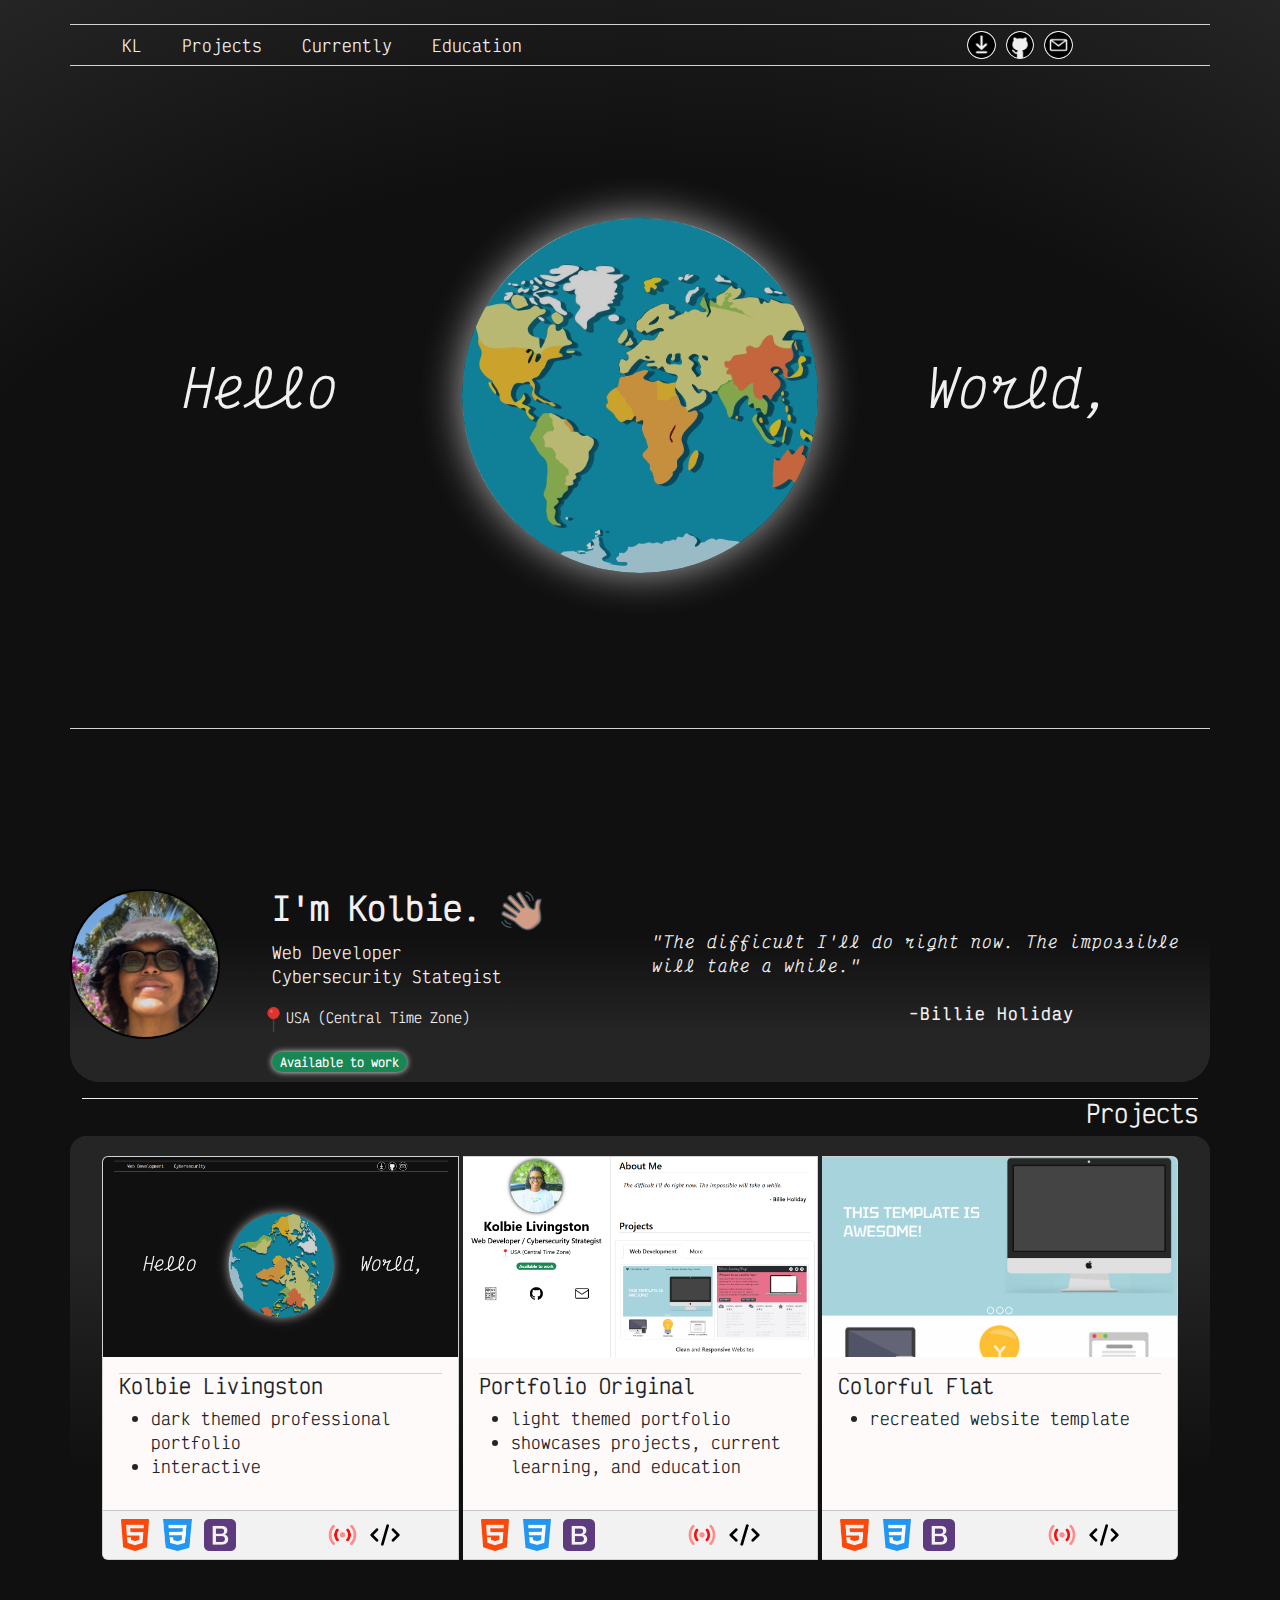
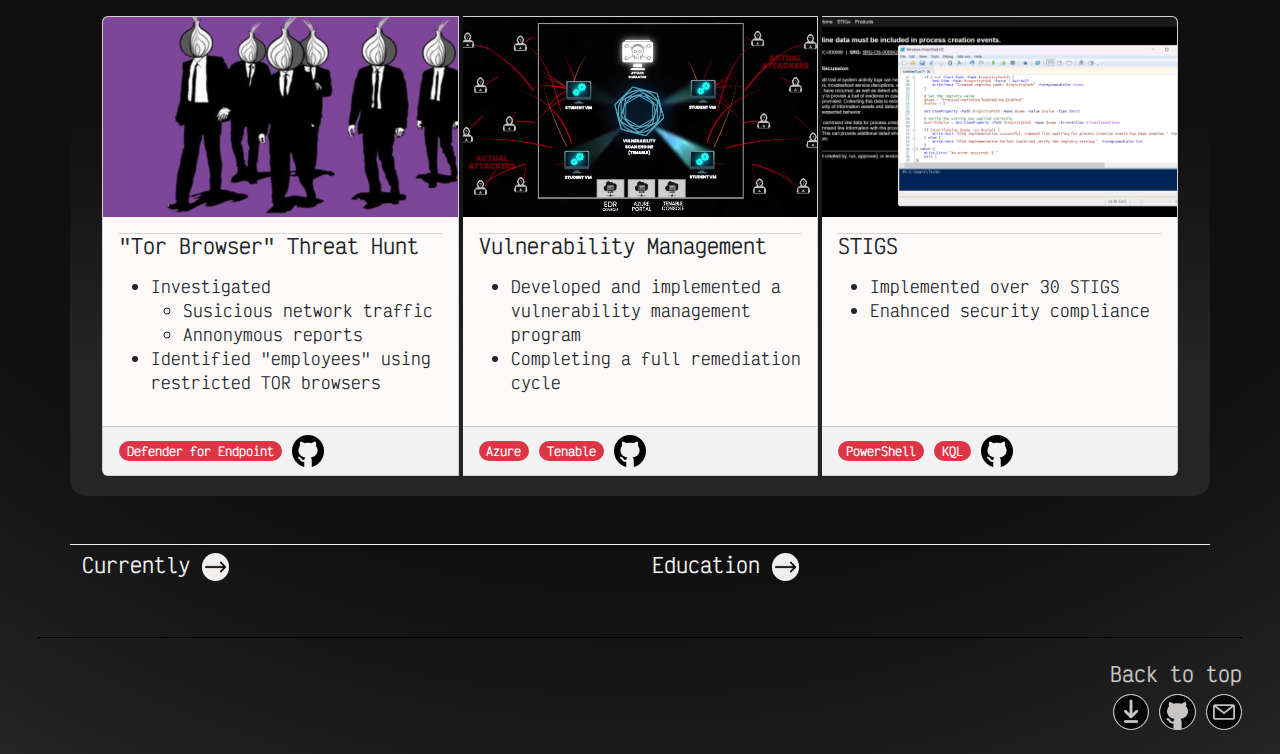
<file: index.html>
<!DOCTYPE html>
<html lang="en">
<head>
    <meta charset="UTF-8">
    <meta name="viewport" content="width=device-width, initial-scale=1.0">
    <link rel="preconnect" href="https://fonts.googleapis.com">
    <link rel="preconnect" href="https://fonts.gstatic.com" crossorigin>
    <link href="https://fonts.googleapis.com/css2?family=Victor+Mono:ital,wght@0,100..700;1,100..700&display=swap" rel="stylesheet">
    <link rel="stylesheet" href="./css/bootstrap.css">
    <link rel="stylesheet" href="./css/style.css">
    <title>Kolbie Livingston</title>
</head>
<body>
    
    <!-- Start Navigation -->
    <section class="topNav">
      <header role="banner" class="container mt-4 d-none d-md-block">
          <div class="row">
              <div class="col-12 col-md-8 navbar">
                  <ul class="d-inline-flex m-0">
                    <li><a href="./index.html">KL</a></li>
                      <li><a href="#projects">Projects</a></li>
                      <li><a href="./currently.html">Currently</a></li>
                      <li><a href="./education.html">Education</a></li>
                  </ul>
              </div>
  
              <div class="col-12 col-md-4  socialsIcon text-center align-content-center m-0">
                <a href="./images/Kolbie Livingston Resume (2).pdf" target="blank">
                  <img class="img-fluid" src="./images/download-icon.png" alt="this is a download icon">
                </a>
                <a href="https://github.com/livingstonkolbie" target="blank">
                  <img class="img-fluid" src="./images/github-icon.png" alt="this is a github icon">
                </a>
                <a href="mailto:livingston.kolbie@gmail.com" target="blank">
                  <img class="img-fluid" src="./images/email-icon.png" alt="this is an email icon">
                </a>
              </div>
          </div>
      </header>
    </section> 

    <!-- Small screens Nav -->
    <section class="container d-md-none navSmall mt-3 text-center">
      <div class="row">
        <div class="col">
          <ul class="p-0">
            <li><a href="./index.html">KL</a></li>
            <li><a href="#projects">Projects</a></li>
            <li><a href="./currently.html">Currently</a></li>
            <li><a href="./education.html">Education</a></li>
          </ul>
        </div>
      </div>
    </section>

    <main role="main">

        <!-- Start Hello World -->
        <section class="container helloWorld">
            <div class="row hero">
                <div class="col-4 heroWords">
                    <p>
                        Hello
                    </p>
                </div>
                <div class="col-4 heroImg align-content-center">
                    <img class="img-fluid autoRotate" src="./images/world-map.png" alt="this is an image of a globe">
                </div>
                <div class="col-4 heroWords">
                    <p>
                        World,
                    </p>
                </div>
            </div>
        </section>

        <!-- Start About Me -->
         <section class="container aboutMe">
            <div class="row">
                <div class="col-lg-2 kolbieCol">
                    <img class="img-fluid rounded-circle mb-3 kolbie" src="./images/kolbie-tropical.PNG" alt="this is an image of Kolbie">
                </div>
                <div class="col-lg-4">
                    <h1 class="display-6 fw-bold" id="projects">
                        I'm Kolbie.
                        <img class="img-fluid wavyHand" src="./images/hand-wave.png" alt="a waving hand">
                    </h1>
                    <span class="kolbieTitle">
                      <p>Web Developer <br> Cybersecurity Stategist</p>
                    </span>
                    <p>
                      <span class="locationWords">
                        <img class="locationIcon" src="./images/location-pin.png" alt="location pin icon">USA (Central Time Zone)
                      </span>
                    </p>
                    <span class="badge rounded-pill text-bg-success availablePill">Available to work</span>
                </div>

                <div class="col-lg-6 align-content-center fst-italic">
                    <p class="billieQuote">"The difficult I'll do right now. The impossible will take a while." <br><br> <span class="fw-bold fst-normal billieName">-Billie Holiday</span></p>
                </div>
            </div>
         </section>


         <!-- Start Projects -->
         <section class="container projects mt-3">
           <h4 class="text-end">Projects</h4>
            <div class="row webDev">
                <div class="col-12">
                    <div class="card-group">
                      <div class="card card-left">
                        <a href="https://livingstonkolbie.github.io/KL-Portfolio-3/" target="blank">
                          <img src="./images/kolbie-portfolio-2.png" class="card-img-top" alt="this is an image of my most recent portfolio">
                        </a>
                        <div class="card-body">
                          <h5 class="card-title">Kolbie Livingston</h5>
                          <ul>
                           <li>dark themed professional portfolio</li>
                           <li>interactive</li>
                          </ul>
                        </div>
                        <div class="card-footer">
                          <img src="./images/html-icon2.png" alt="this is the html5 logo">
                          <img src="./images/css-icon.png" alt="this is the css logo">
                          <img src="./images/bootstrap-icon.png" alt="the is the bootstrap logo">
                          <span class="viewIconsWeb">
                            <a href="https://livingstonkolbie.github.io/KL-Portfolio-3/" target="blank">
                              <img src="./images/live-icon2.png" alt="this is a 'go live' icon">
                            </a>
                            <a href="https://github.com/livingstonkolbie/KL-Portfolio-3" target="blank">
                              <img src="./images/code-icon.png" alt="this is a 'see the code' icon">
                            </a>
                          </span>
                        </div>
                      </div>
                       <div class="card card-mid mx-1">
                        <a href="https://livingstonkolbie.github.io/KL-Portfolio/" target="blank">
                          <img src="./images/kolbie-portfolio-original.png" class="card-img-top" alt="this is an image of my first portfolio">
                        </a>
                         <div class="card-body">
                           <h5 class="card-title">Portfolio Original</h5>
                           <ul>
                            <li>light themed portfolio</li>
                            <li>showcases projects, current learning, and education</li>
                           </ul>
                         </div>
                         <div class="card-footer">
                          <img src="./images/html-icon2.png" alt="this is a html logo">
                          <img src="./images/css-icon.png" alt="this is a css logo">
                          <img src="./images/bootstrap-icon.png" alt="this is a bootstrap logo">
                          <span class="viewIconsWeb">
                            <a href="https://livingstonkolbie.github.io/KL-Portfolio/" target="blank">
                              <img src="./images/live-icon2.png" alt="this is a 'go live' icon">
                            </a>
                            <a href="https://github.com/livingstonkolbie/KL-Portfolio" target="blank">
                              <img src="./images/code-icon.png" alt="this is a 'see the code' icon">
                            </a>
                          </span>
                         </div>
                       </div>
                       <div class="card card-right">
                        <a href="https://livingstonkolbie.github.io/Colorful-Flat-Template/" target="blank">
                          <img src="./images/colorful-flat-image.png" class="card-img-top" alt="this is a picture of the 'colorful flat' template">
                        </a>
                         <div class="card-body">
                           <h5 class="card-title">Colorful Flat</h5>
                           <ul>
                            <li>recreated website template</li>
                           </ul>
                         </div>
                         <div class="card-footer">
                          <img src="./images/html-icon2.png" alt="this is an html logo">
                          <img src="./images/css-icon.png" alt="this is a css logo">
                          <img src="./images/bootstrap-icon.png" alt="this is the bootstrap logo">
                          <span class="viewIconsWeb">
                            <a href="https://livingstonkolbie.github.io/Colorful-Flat-Template/" target="blank">
                              <img src="./images/live-icon2.png" alt="this is a 'go live' icon">
                            </a>
                            <a href="https://github.com/livingstonkolbie/Colorful-Flat-Template" target="blank">
                              <img src="./images/code-icon.png" alt="this is a 'see the code' icon">
                            </a>
                          </span>
                         </div>
                       </div>
                   </div>
                </div>
            </div>
         </section>

         <!-- Start Cybersecurity -->

         <section class="container projects mt-3">
             <div class="row cyber">
                                 
                <div class="col-12">
                    <div class="card-group">
                       <div class="card card-left">
                        <a href="https://github.com/livingstonkolbie/threat-hunting-scenario-tor" target="blank">
                          <img src="./images/tor-img.png" class="card-img-top" alt="this is an image of the tor onion on buisiness men's heads">
                        </a>
                         <div class="card-body">
                           <h5 class="card-title">"Tor Browser" Threat Hunt</h5>
                           <p class="card-text">
                            <ul>
                              <li>Investigated
                                <ul>
                                  <li>Susicious network traffic</li>
                                  <li>Annonymous reports</li>
                                </ul>
                              </li>
                              <li>
                                Identified "employees" using restricted TOR browsers
                              </li>
                             </ul>
                           </p>
                         </div>
                         <div class="card-footer">
                          <span class="badge rounded-pill text-bg-danger">Defender for Endpoint</span>
                          <a href="https://github.com/livingstonkolbie/threat-hunting-scenario-tor" target="blank">
                            <span class="viewIconsCyber">
                              <img src="./images/github-icon.png" alt="this is a github icon">
                            </span>
                          </a>
                         </div>
                       </div>
                       <div class="card card-mid mx-1">
                        <a href="https://github.com/livingstonkolbie/vulnerability-management-program" target="blank">
                          <img src="./images/attack-img.png" class="card-img-top" alt="this is an image of computers being digitally attacked">
                        </a>
                         <div class="card-body">
                           <h5 class="card-title">Vulnerability Management</h5>
                           <p class="card-text">
                            <ul>
                              <li>
                                Developed and implemented a vulnerability management program
                              </li>
                              <li>
                                Completing a full remediation cycle
                              </li>
                            </ul>
                            </p>
                         </div>
                         <div class="card-footer">
                          <span class="badge rounded-pill text-bg-danger">Azure</span>
                          <span class="badge rounded-pill text-bg-danger">Tenable</span>
                          <a href="https://github.com/livingstonkolbie/vulnerability-management-program" target="blank">
                            <span class="viewIconsCyber">
                              <img src="./images/github-icon.png" alt="this is a github icon">
                            </span>
                          </a>
                         </div>
                       </div>
                       <div class="card card-right">
                        <a href="https://github.com/livingstonkolbie/livingstonkolbie/tree/main/STIGS" target="blank">
                          <img src="./images/stigaview.png" class="card-img-top" alt="this is an image of PowerShell ISE">
                        </a>
                         <div class="card-body">
                           <h5 class="card-title">STIGS</h5>
                           <p class="card-text">
                            <ul>
                              <li>Implemented over 30 STIGS</li>
                              <li>Enahnced security compliance</li>
                            </ul>
                          </p>
                         </div>
                         <div class="card-footer">
                          <span class="badge rounded-pill text-bg-danger">PowerShell</span>
                          <span class="badge rounded-pill text-bg-danger">KQL</span>
                          <a href="https://github.com/livingstonkolbie/livingstonkolbie/tree/main/STIGS" target="blank">
                            <span class="viewIconsCyber">
                              <img src="./images/github-icon.png" alt="this is a github icon">
                            </span>
                          </a>
                         </div>
                       </div>
                   </div>
                </div>
            </div>
         </section>

         <!-- Start More Section -->

         <section class="container more my-5">
          <div class="row">
            <div class="col-6">
              <a href="./currently.html">
                <h5 class="mt-2">
                  Currently
                  <img src="./images/arrow-icon.png" alt="this is a right arrow icon">
                </h5>
              </a>
            </div>
            <div class="col-6">
              <a href="./education.html">
                <h5 class="mt-2">
                  Education
                  <img src="./images/arrow-icon.png" alt="this is a right arrow icon">
                </h5>
              </a>
            </div>
          </div>
         </section>

    </main>

    <!-- Start Footer -->
    <section class="footerNav">   
      <footer role="contentinfo" class="text-end text-light my-3 my-xl-4">
        <div class="row">
          <div class="col">
            <a href="#top">
              <h5>Back to top</h5>
            </a>
            <a href="./images/Kolbie Livingston Resume (2).pdf" target="blank">
              <img src="./images/download-icon.png" alt="this is a download icon">
            </a>
            <a href="https://github.com/livingstonkolbie" target="blank">
              <img src="./images/github-icon.png" alt="this is a github icon">
            </a>
            <a href="mailto:livingston.kolbie@gmail.com" target="blank">
              <img src="./images/email-icon.png" alt="this is an email icon">
            </a>
          </div>
        </div>
      </footer>
    </section>
        
</body>
</html>
</file>
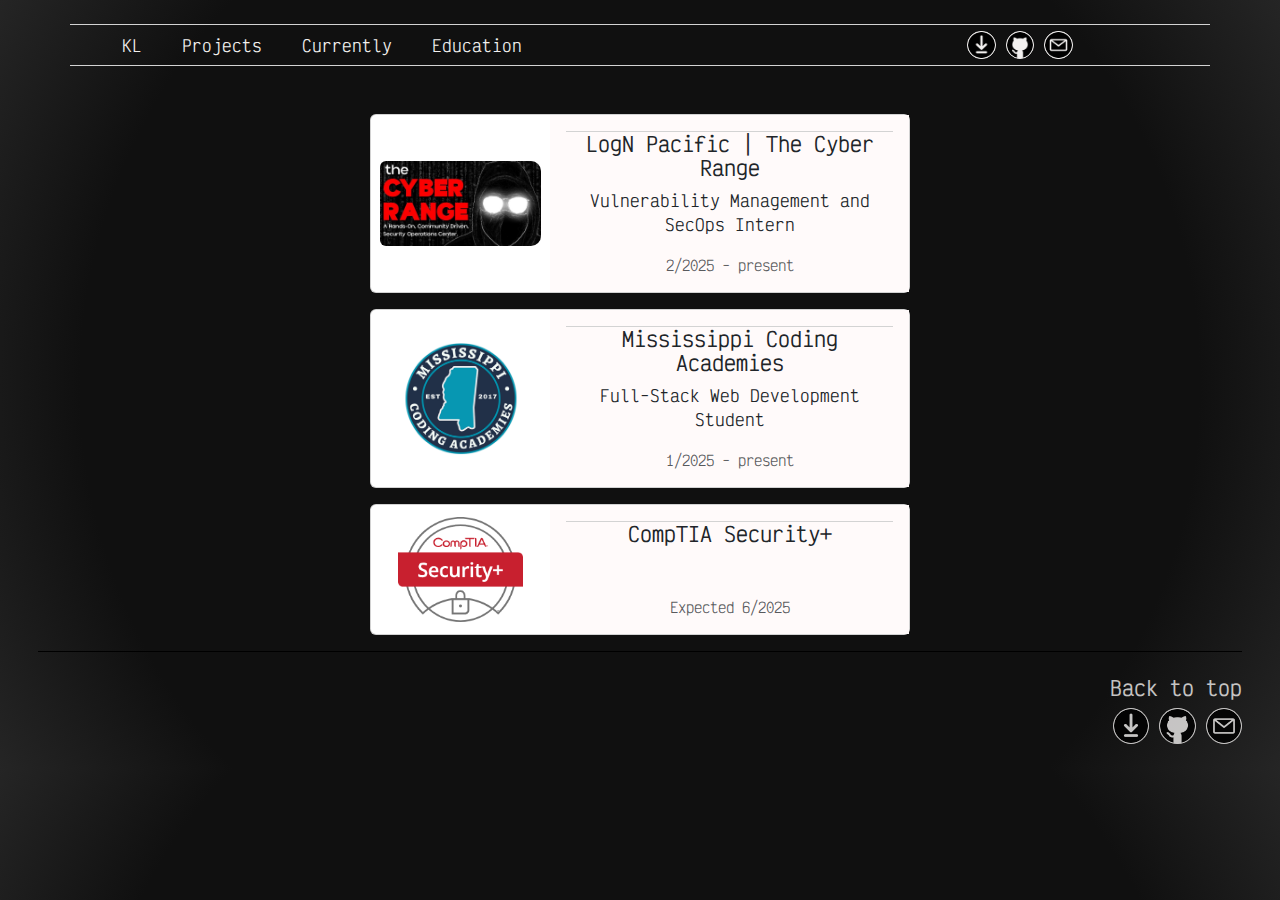
<file: currently.html>
<!DOCTYPE html>
<html lang="en">
<head>
    <meta charset="UTF-8">
    <meta name="viewport" content="width=device-width, initial-scale=1.0">
    <link rel="preconnect" href="https://fonts.googleapis.com">
    <link rel="preconnect" href="https://fonts.gstatic.com" crossorigin>
    <link href="https://fonts.googleapis.com/css2?family=Victor+Mono:ital,wght@0,100..700;1,100..700&display=swap" rel="stylesheet">
    <link rel="stylesheet" href="./css/bootstrap.css">
    <link rel="stylesheet" href="./css/style.css">
    <title>Currently</title>
</head>
<body>
    
    <!-- Start Navigation -->
    <section class="topNav">
        <header role="banner" class="container mt-4 d-none d-md-block">
            <div class="row">
                <div class="col-12 col-md-8 navbar">
                    <ul class="d-inline-flex m-0">
                        <li><a href="./index.html">KL</a></li>
                        <li><a href="./index.html">Projects</a></li>
                        <li><a href="./currently.html">Currently</a></li>
                        <li><a href="./education.html">Education</a></li>
                    </ul>
                </div>
    
                <div class="col-12 col-md-4  socialsIcon text-center align-content-center m-0">
                    <a href="./images/Kolbie Livingston Resume (2).pdf" target="blank">
                    <img class="img-fluid" src="./images/download-icon.png" alt="">
                    </a>
                    <a href="https://github.com/livingstonkolbie" target="blank">
                    <img class="img-fluid" src="./images/github-icon.png" alt="">
                    </a>
                    <a href="mailto:livingston.kolbie@gmail.com" target="blank">
                    <img class="img-fluid" src="./images/email-icon.png" alt="">
                    </a>
                </div>
            </div>
        </header>
    </section> 

    <!-- Small screens Nav -->
    <section class="container d-md-none navSmall mt-3 text-center">
      <div class="row">
        <div class="col">
          <ul class="p-0">
            <li><a href="./index.html">KL</a></li>
            <li><a href="./index.html">Projects</a></li>
            <li><a href="./currently.html">Currently</a></li>
            <li><a href="./education.html">Education</a></li>
          </ul>
        </div>
      </div>
    </section>


    <main role="main">

        <section class="container-fluid currentlySection mt-5">
            <div class="card mb-3" style="max-width: 540px;">
              <div class="row g-0">
                <div class="col-md-4 align-content-center">
                  <a href="https://joshmadakor.tech/cyber/" target="blank">
                    <img src="./images/cyber-range-img.png" class="img-fluid rounded-start cyberRangeLg" alt="Cyber Range logo image">
                  </a>
                </div>
                <div class="col-md-8">
                  <div class="card-body">
                    <h5 class="card-title">LogN Pacific | The Cyber Range</h5>
                    <p class="card-text">Vulnerability Management and SecOps Intern</p>
                    <p class="card-text"><small class="text-body-secondary">2/2025 - present</small></p>
                  </div>
                </div>
              </div>
            </div>

            <div class="card mb-3" style="max-width: 540px;">
              <div class="row g-0">
                <div class="col-md-4 align-content-center">
                  <a href="https://mscoding.org/" target="blank">
                    <img src="./images/mscoding-logo.png" class="img-fluid rounded-start" alt="mississip coding academies logo">
                  </a>
                </div>
                <div class="col-md-8">
                  <div class="card-body">
                    <h5 class="card-title">Mississippi Coding Academies</h5>
                    <p class="card-text">Full-Stack Web Development Student</p>
                    <p class="card-text"><small class="text-body-secondary">1/2025 - present</small></p>
                  </div>
                </div>
              </div>
            </div>

            <div class="card mb-3" style="max-width: 540px;">
              <div class="row g-0">
                <div class="col-md-4 align-content-center text-center">
                  <a href="https://www.comptia.org/certifications/security" target="blank">
                    <img src="./images/security-plus-img.png" class="img-fluid rounded-start secPlusLg" alt="compTIA security plus logo">
                  </a>
                </div>
                <div class="col-md-8">
                  <div class="card-body">
                    <h5 class="card-title mb-5">CompTIA Security+</h5>
                    <p class="card-text"><small class="text-body-secondary">Expected 6/2025</small></p>
                  </div>
                </div>
              </div>
            </div>
           </section>

    </main>

    <!-- Start Footer -->
    <section class="footerNav">   
        <footer role="contentinfo" class="text-end text-light my-3 my-xl-4">
          <div class="row">
            <div class="col">
              <a href="#top">
                <h5>Back to top</h5>
              </a>
              <a href="./images/Kolbie Livingston Resume (2).pdf" target="blank">
                <img src="./images/download-icon.png" alt="">
              </a>
              <a href="https://github.com/livingstonkolbie" target="blank">
                <img src="./images/github-icon.png" alt="">
              </a>
              <a href="mailto:livingston.kolbie@gmail.com" target="blank">
                <img src="./images/email-icon.png" alt="">
              </a>
            </div>
          </div>
        </footer>
      </section>

</body>
</html>
</file>
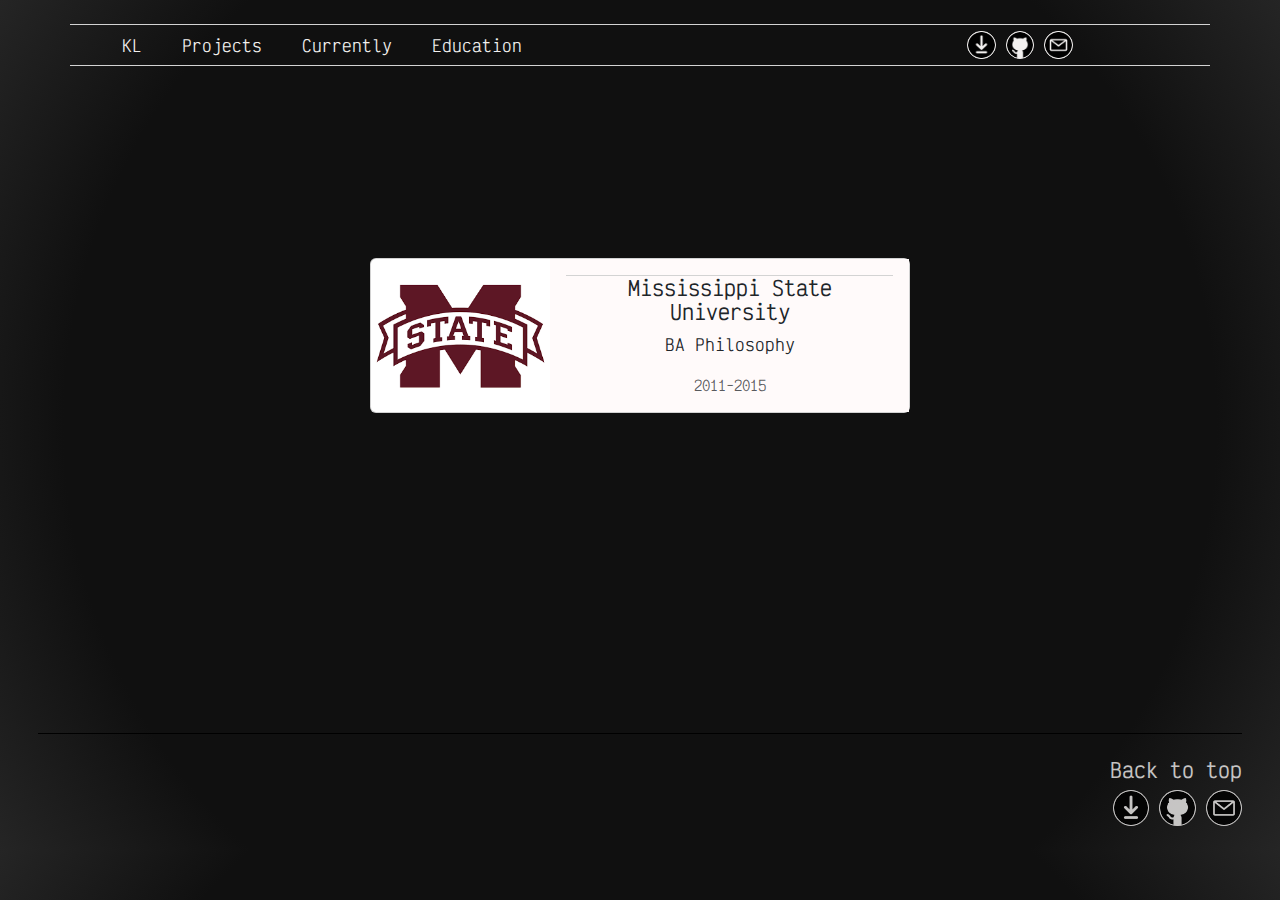
<file: education.html>
<!DOCTYPE html>
<html lang="en">
<head>
    <meta charset="UTF-8">
    <meta name="viewport" content="width=device-width, initial-scale=1.0">
    <link rel="preconnect" href="https://fonts.googleapis.com">
    <link rel="preconnect" href="https://fonts.gstatic.com" crossorigin>
    <link href="https://fonts.googleapis.com/css2?family=Victor+Mono:ital,wght@0,100..700;1,100..700&display=swap" rel="stylesheet">
    <link rel="stylesheet" href="./css/bootstrap.css">
    <link rel="stylesheet" href="./css/style.css">
    <title>Education</title>
</head>
<body>
    
    <!-- Start Navigation (large screens)-->
    <section class="topNav">
        <header role="banner" class="container mt-4 d-none d-md-block">
            <div class="row">
                <div class="col-12 col-md-8 navbar">
                    <ul class="d-inline-flex m-0">
                        <li><a href="./index.html">KL</a></li>
                        <li><a href="./index.html">Projects</a></li>
                        <li><a href="./currently.html">Currently</a></li>
                        <li><a href="./education.html">Education</a></li>
                    </ul>
                </div>
    
                <div class="col-12 col-md-4  socialsIcon text-center align-content-center m-0">
                    <a href="./images/Kolbie Livingston Resume (2).pdf" target="blank">
                    <img class="img-fluid" src="./images/download-icon.png" alt="">
                    </a>
                    <a href="https://github.com/livingstonkolbie" target="blank">
                    <img class="img-fluid" src="./images/github-icon.png" alt="">
                    </a>
                    <a href="mailto:livingston.kolbie@gmail.com" target="blank">
                    <img class="img-fluid" src="./images/email-icon.png" alt="">
                    </a>
                </div>
            </div>
        </header>
    </section> 

    <!-- Small Screen Nav -->
    <section class="container d-md-none navSmall mt-3 text-center">
      <div class="row">
        <div class="col">
          <ul class="p-0">
            <li><a href="./index.html">KL</a></li>
            <li><a href="./index.html">Projects</a></li>
            <li><a href="./currently.html">Currently</a></li>
            <li><a href="./education.html">Education</a></li>
          </ul>
        </div>
      </div>
    </section>

    <main role="main">

        <section class="container-fluid educationSection">
            <div class="card mb-3" style="max-width: 540px;">
              <div class="row g-0">
                <div class="col-md-4 align-self-center">
                  <a href="https://www.philosophyandreligion.msstate.edu/" target="blank">
                    <img src="./images/msu-logo-2.png" class="img-fluid rounded-start" alt="Mississippi State Univeristy logo">
                  </a>
                </div>
                <div class="col-md-8 align-content-center">
                  <div class="card-body">
                    <h5 class="card-title">Mississippi State University</h5>
                    <p class="card-text">BA Philosophy</p>
                    <p class="card-text"><small class="text-body-secondary">2011-2015</small></p>
                  </div>
                </div>
              </div>
            </div>
          </section>

    </main>


    <!-- Start Footer -->
    <section class="footerNav">   
        <footer role="contentinfo" class="text-end text-light my-3 my-xl-4">
            <div class="row">
            <div class="col">
                <a href="#top">
                <h5>Back to top</h5>
                </a>
                <a href="./images/Kolbie Livingston Resume (2).pdf" target="blank">
                <img src="./images/download-icon.png" alt="">
                </a>
                <a href="https://github.com/livingstonkolbie" target="blank">
                <img src="./images/github-icon.png" alt="">
                </a>
                <a href="mailto:livingston.kolbie@gmail.com" target="blank">
                <img src="./images/email-icon.png" alt="">
                </a>
            </div>
            </div>
        </footer>
    </section>

</body>
</html>
</file>
<file: css/style.css>
body {
    font-family: "Victor Mono", monospace;
    background: rgb(16,16,16);
    background: radial-gradient(circle, rgba(16,16,16,1) 75%, rgba(37,37,37,1) 100%);
    background-color: #101010;
}

@media (min-width: 1440px) {
    main {
        margin: 0 20%;
    }
}

/* Start Navigation */


header {
    border-top: 1px solid lightgrey;
    border-bottom: 1px solid lightgrey;
}

.navbar a {
    padding: 0 20px;
    text-decoration: none;
    color: #F2F0EF;
}

.navbar ul li {
    transition: transform 0.2s;
}

.navbar ul li:hover {
    transform: scale(1.1);
}

header ul {
    list-style-type: none;
}

.socialsIcon a {
    text-decoration: none;
}

.socialsIcon img {
    width: 8%;
    background-color: #F2F0EF;
    border: 1px solid #F2F0EF;
    border-radius: 50%;
}

@media (min-width: 1440px) {
    .socialsIcon img {
        width: 8%;
        transition: transform 0.2s;
    }

    .socialsIcon img:hover {
        transform: scale(1.1);
    }

    .topNav {
        margin: 0 20%;
    }
}

/* Start Hello World */

.helloWorld {
    margin-top: 7rem;
    margin-bottom: 7rem;
    padding-bottom: 9%;
    /* border-bottom: 1px solid lightgrey; */
}

.hero p {
    font-weight: 300;
    font-size: 440%;
    color: #F2F0EF;
}

.heroWords {
    justify-items: center;
    padding: 15%;
    font-style: italic;
    border-radius: 20px;
    transition: transform 0.2s;
}

.heroWords:hover {
    transform: scale(1.1);
}

.heroImg img {
    border-radius: 50%;
    box-shadow: 0px 0px 40px 0px lightgrey;
    opacity: 0.8;
}

.heroImg {
    transition: transform 0.2s;
}

.heroImg:hover {
    transform: scale(1.1);
}

.autoRotate {
    animation: spin 8s linear infinite;
}

@media (min-width: 1440px) {
    .hero p {
        font-size: 372%;
    }
}

@media (min-width: 768px) {

    .hero p {
        font-size: 320%;
    }

    .helloWorld {
        border-bottom: 1px solid lightgrey;
    }
}

@media (min-width: 427px) and (max-width: 768px) {

    .hero p {
        font-size: 220%;
    }

    .helloWorld {
        margin-top: 11rem;
        padding-bottom: 6rem;
    }
    
}

@media (max-width: 426px) {
    .hero p {
        font-size: 200%;
    }

    .helloWorld {
        margin-top: 11rem;
        padding-bottom: 12%;
    }

    .aboutMe {
        margin-top: 7rem;
    }
}

@keyframes spin {

    from {
        transform: rotate(0deg);
      }
      to {
        transform: rotate(360deg);
      }
}

/* Start About Me Section */

.aboutMe {
    margin-top: 10rem;
    border-radius: 30px;
    background: #252525;
    background: linear-gradient(0deg, rgba(37,37,37,1) 25%, rgba(16,16,16,1) 75%);
}

.rounded-circle {
    width: 150px;
    height: 150px;
    border: 2px solid black;
}

.kolbie {
    object-fit: cover;
    transition: transform 1.0s;
    opacity: 0.9;
}

.kolbie:hover {
    transform: rotate(360deg);
}

.locationIcon {
    width: 5%;
}

.locationWords {
    position: relative;
    right: 3%;
    font-size: smaller;
}

.aboutMe h1 {
    color: #F2F0EF;
}

.aboutMe p {
    color: #F2F0EF;
}

.kolbieCol {
    padding: 0;
}

.wavyHand {
    width: 10%;
}

.kolbieTitle {
    font-size: medium;
}

.availablePill {
    margin-bottom: 10px;
    box-shadow: 0px 0px 6px 0px #F2F0EF;
}

.billieQuote {
    letter-spacing: 1px;
    transition: transform 0.2s;
}

.billieQuote:hover {
    transform: scale(1.1);
}
 
.billieName {
    position: relative;
    left: 47%;
}

@keyframes wave {
    0% {
      transform: rotate(0deg);
    }
    10% {
      transform: rotate(16deg);
    }
    20% {
      transform: rotate(-6deg);
    }
    30% {
      transform: rotate(16deg);
    }
    40% {
      transform: rotate(-4deg);
    }
    50% {
      transform: rotate(16deg);
    }
    60% {
      transform: rotate(0deg);
    }
    100% {
      transform: rotate(0deg);
    }
  }
  
  .wavyHand:hover {
    display: inline-block;
    animation: wave 2.1s 0.0s infinite;
    transform-origin: 75% 75%;
  }

@media (min-width: 1440px) {

    .aboutMe h1 {
        font-size: xx-large;
    }

    .wavyHand {
        width: 12%;
    }

    .locationIcon {
        width: 8%;
    }
}

@media (min-width: 1024px) {

    .aboutMe h1 {
        font-size: xx-large;
    }

    .wavyHand {
        width: 12%;
    }

    .locationIcon {
        width: 7%;
    }
}


/* Projects */

.webDev {
    padding: 20px;
    border-radius: 16px;
    background: rgb(37,37,37);
    background: linear-gradient(180deg, rgba(37,37,37,1) 25%, rgba(16,16,16,1) 75%);
}

.projects h4 {
    color: #F2F0EF;
    border-top: 1px solid #F2F0EF;
}

.card {
    transition: transform ease 300ms;
}

.card:hover {
    transform: translate(0, -10px);
}

.card-img-top {
    width: 100%;
    height: 200px;
    object-fit: cover;
}

.card-body {
    background-color: #FFFAFA;
}

.card-footer {
    background-color: #F2F2F2;
}

.card-footer img {
    width: 10%;
}

.card-footer a {
    text-decoration: none;
}

.viewIconsWeb {
    position: relative;
    left: 25%;
}

.viewIconsWeb img {
    transition: transform 0.2s;
}

.viewIconsWeb img:hover {
    transform: scale(1.1);
}

.viewIconsCyber img {
    transition: transform 0.2s;
}

.viewIconsCyber img:hover {
    transform: scale(1.1);
}

.card-title {
    border-top: 1px solid lightgrey;
}

/* Cybersecurity */

.cyber {
    background: rgb(37,37,37);
    background: linear-gradient(0deg, rgba(37,37,37,1) 25%, rgba(16,16,16,1) 75%);
    padding: 20px;
    border-radius: 16px;
}

/* More */

.more {
    color: #F2F0EF;
    border-top: 1px solid #F2F0EF;
}

.more a {
    text-decoration: none;
    color: #F2F0EF ;
}

.more img {
    width: 5%;
    background-color: #F2F0EF;
    border: 3px solid #F2F0EF;
    border-radius: 50%;
    transition: transform ease 300ms;
}

h5:hover {
    transform: translate(10px, 0px);
}

/* Footer */

.footerNav {
    border-top: 1px solid black;
    margin: 0 3%;
}

.footerNav a {
    text-decoration: none;
}

.footerNav h5 {
    color: #F2F0EF;
    opacity: 0.8;
}

footer img {
    width: 3%;
    background-color: #F2F0EF;
    border: 1px solid #F2F0EF;
    border-radius: 50%;
    opacity: 0.8;
}

@media (min-width: 1440px) {
    .footerNav {
        margin: 0 20%;
    }
}

@media (min-width: 320px) and (max-width: 767px) {

    footer img {
        width: 6%;
    }
}


/* CURRENTLY PAGE */

.currentlySection {
    margin-top: 3%;
    text-align: -webkit-center;
}

.currentlySection img {
    transition: transform ease 300ms;
}

.currentlySection img:hover {
    transform: scale(0.9);
}

.cyberRangeLg {
    width: 90%;
    border-radius: 10px;
}

.secPlusLg {
    width: 70%;
}

/* EDUCATION PAGE */

.educationSection {
    margin-top: 15%;
    margin-bottom: 25%;
    text-align: -webkit-center;
}

.educationSection img {
    transition: transform ease 300ms;
}

.educationSection img:hover {
    transform: scale(0.9);
}

.navSmall li {
    display: inline;
}

.navSmall a {
    color: #F2F0EF;
}
</file>
